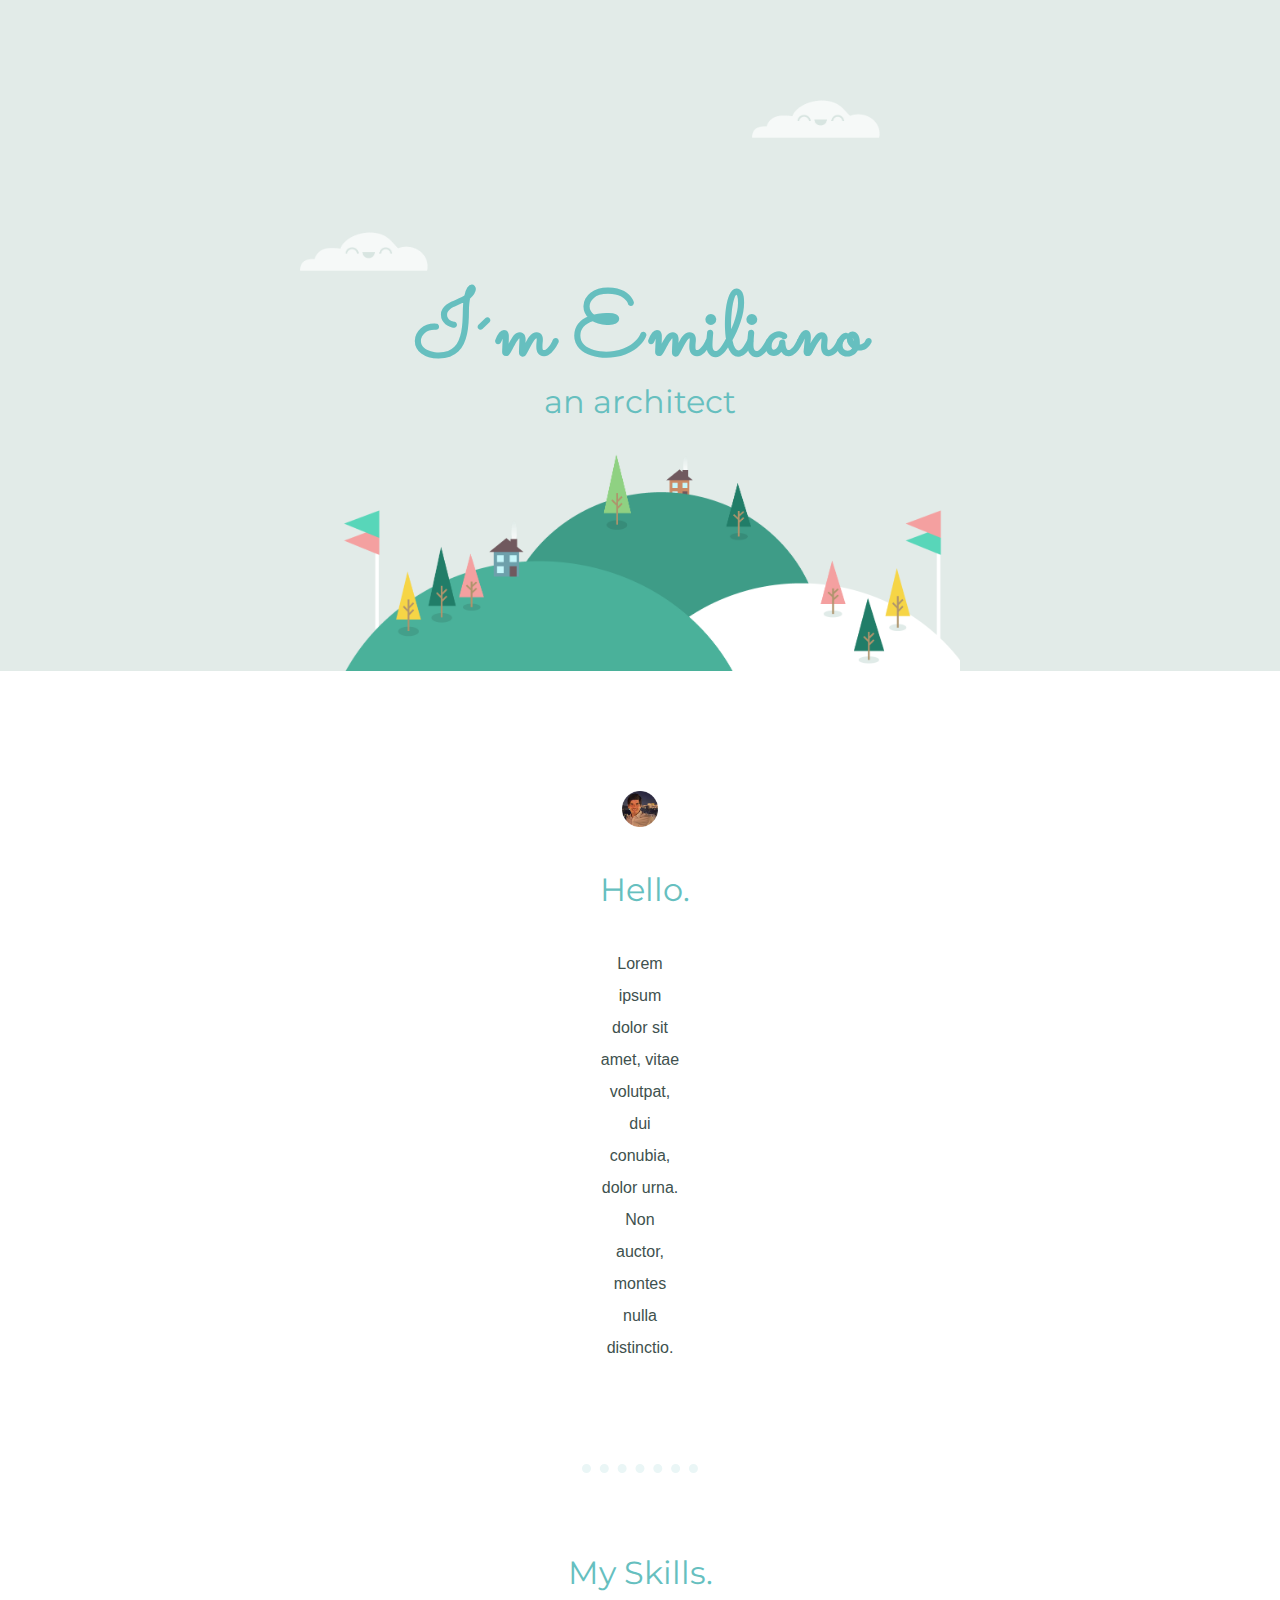
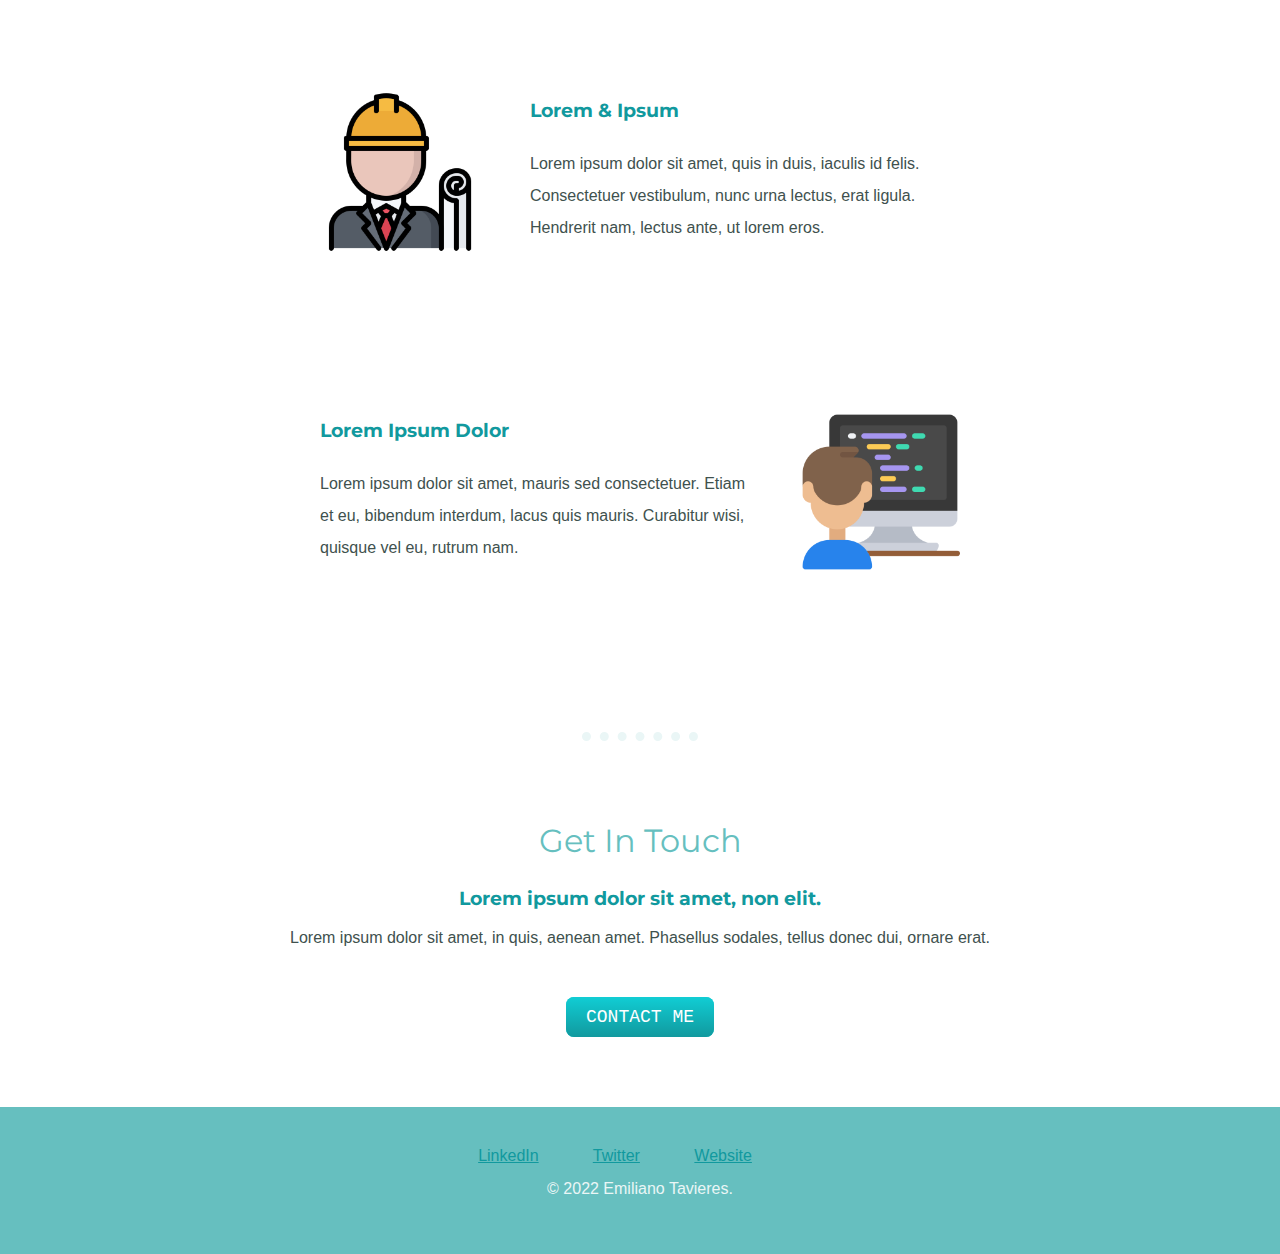
<file: index.html>
<!DOCTYPE html>
<html lang="en" dir="ltr">

<head>
  <meta charset="utf-8">
  <title>Emiliano Tavieres Mecoli</title>
  <link rel="stylesheet" href="css/styles.css">
  <link rel="icon" href="favicon.ico">
  <link rel="preconnect" href="https://fonts.googleapis.com">
  <link rel="preconnect" href="https://fonts.gstatic.com" crossorigin>
  <link href="https://fonts.googleapis.com/css2?family=Merriweather&family=Montserrat&family=Sacramento&display=swap" rel="stylesheet">

</head>

<body>
  <div class="top-container">
    <img class="top-cloud" src="images/cloud.png" alt="cloud-img">
    <h1>I´m Emiliano </h1>
    <h2>an architect</h2>
    <img class="bottom-cloud" src="images/cloud.png" alt="cloud-img">
    <img class="land" src="images/land.png" alt="mountain-img">
  </div>

  <div class="middle-container">
    <div class="profile">
      <img class="emiliano" src="images/emiliano_picture.png" alt="emiliano_picture-img">
      <h2>Hello.</h2>
      <p>Lorem ipsum dolor sit amet, vitae volutpat, dui conubia, dolor urna. Non auctor, montes nulla distinctio.</p>
    </div>
    <hr class="hr">
    <div class="skills">
      <h2>My Skills.</h2>
      <div class="skill-row">
        <img class="architect-img" src="images/2714574.png" alt="architect-img">
        <h3>Lorem & Ipsum</h3>
        <p>Lorem ipsum dolor sit amet, quis in duis, iaculis id felis. Consectetuer vestibulum, nunc urna lectus, erat ligula. Hendrerit nam, lectus ante, ut lorem eros.</p>
      </div>
      <br>
      <div class="skill-row">
        <img class="coding-img" src="images/2409387.png" alt="coding-img">
        <h3>Lorem Ipsum Dolor</h3>
        <p>Lorem ipsum dolor sit amet, mauris sed consectetuer. Etiam et eu, bibendum interdum, lacus quis mauris. Curabitur wisi, quisque vel eu, rutrum nam.</p>
      </div>
    </div>
    <br>
    <hr class="hr">
    <div class="contact-me">
      <h2>Get In Touch</h2>
      <h3>Lorem ipsum dolor sit amet, non elit.</h3>
      <p>Lorem ipsum dolor sit amet, in quis, aenean amet. Phasellus sodales, tellus donec dui, ornare erat.</p>

    </div>
  </div>

  <div class="button">
    <a class="btn" href="mailto:etavieres@gmail.com">CONTACT ME</a>
  </div>

  <div class="bottom-container">
    <a class="footer-link" href="https://www.linkedin.com/in/etavieres">LinkedIn</a>
    <a class="footer-link" href="https://twitter.com/etavieres">Twitter</a>
    <a class="footer-link" href="https://www.appbrewery.co/">Website</a>
    <p class="copyright"> © 2022 Emiliano Tavieres.</p>
  </div>


</body>

</html>
</file>
<file: css/styles.css>
body {
  margin: 0;
  text-align: center;
  font-family: adobe-garamond-pro,HelveticaNeue-Light,"Helvetica Neue Light","Helvetica Neue",Helvetica,Arial,"Lucida Grande",sans-serif;
font-weight: 300;
  color: #40514E;

}

.profile{
  margin-left: 600px;
  margin-right: 600px;
  line-height: 2;
}


h1 {
  margin: 150px auto 0 auto;
  font-size: 5.625rem;
  font-family: "Sacramento", cursive;
  color: #66BFBF;
}

h2 {
  font-family: "Montserrat", sans-serif;
  font-size: 2rem;
  font-weight: normal;
  margin-top: -20px;
  color: #66BFBF;
}

h3 {
  font-family: "Montserrat", sans-serif;
  color: #11999E;
}

.emiliano{
  margin: 40px auto 40px auto;
  width: 45%;
}
.hr {
  margin: center;
  margin-top: 100px;
  margin-bottom: 100px;
  color: #EAF6F6;
  border-style: none;
  border-top-style: dotted;
  border-width: 9px;
  width: 9%;
  max-width: 197px;
}

.footer-link {
  color: #11999E;
}

.top-container {
  background-color: #E2EBE8;
  position: relative;
  padding-top: 120px;
  margin-bottom: 80px;
}

.middle-container {}

.bottom-container {
  background-color: #66BFBF;
  padding-top: 40px;
  padding-bottom: 40px;
  }

.footer-link{
color: #11999e;
margin-right: 50px;
}

.copyright {
  color: #EAF6F6;
margin-top: 15px;
}

.land{
  vertical-align: middle;
  width: 50%;
}
.top-cloud {
  position: absolute;
  right: 400px;
  top: 100px;
  width: 10%;

}

.bottom-cloud {
  position: absolute;
  left: 300px;
  bottom: 400px;
  width: 10%;
}

.skill-row {
  width: 50%;
  margin: 100px auto 50px auto;
  text-align: left;
  line-height: 2;
}

.architect-img {
  width: 25%;
  float: left;
  margin-right: 50px;
}

.coding-img {
  width: 25%;
  float: right;
  margin-left: 50px;
}

.contact-me {

  margin-top: 40px;
  margin-bottom: 40px;
}

.button {
  margin-top: 60px;
  margin-bottom: 80px;
}

.btn {


  background: #11cdd4;
  background-image: -webkit-linear-gradient(top, #11cdd4, #11999e);
  background-image: -moz-linear-gradient(top, #11cdd4, #11999e);
  background-image: -ms-linear-gradient(top, #11cdd4, #11999e);
  background-image: -o-linear-gradient(top, #11cdd4, #11999e);
  background-image: linear-gradient(to bottom, #11cdd4, #11999e);
  -webkit-border-radius: 8;
  -moz-border-radius: 8;
  border-radius: 8px;
  font-family: Courier New;
  color: #ffffff;
  font-size: 18px;
  padding: 10px 20px 10px 20px;
  text-decoration: none;
}

.btn:hover {
  background: #30e3cb;
  background-image: -webkit-linear-gradient(top, #30e3cb, #2bc4ad);
  background-image: -moz-linear-gradient(top, #30e3cb, #2bc4ad);
  background-image: -ms-linear-gradient(top, #30e3cb, #2bc4ad);
  background-image: -o-linear-gradient(top, #30e3cb, #2bc4ad);
  background-image: linear-gradient(to bottom, #30e3cb, #2bc4ad);
  text-decoration: none;
}
</file>
